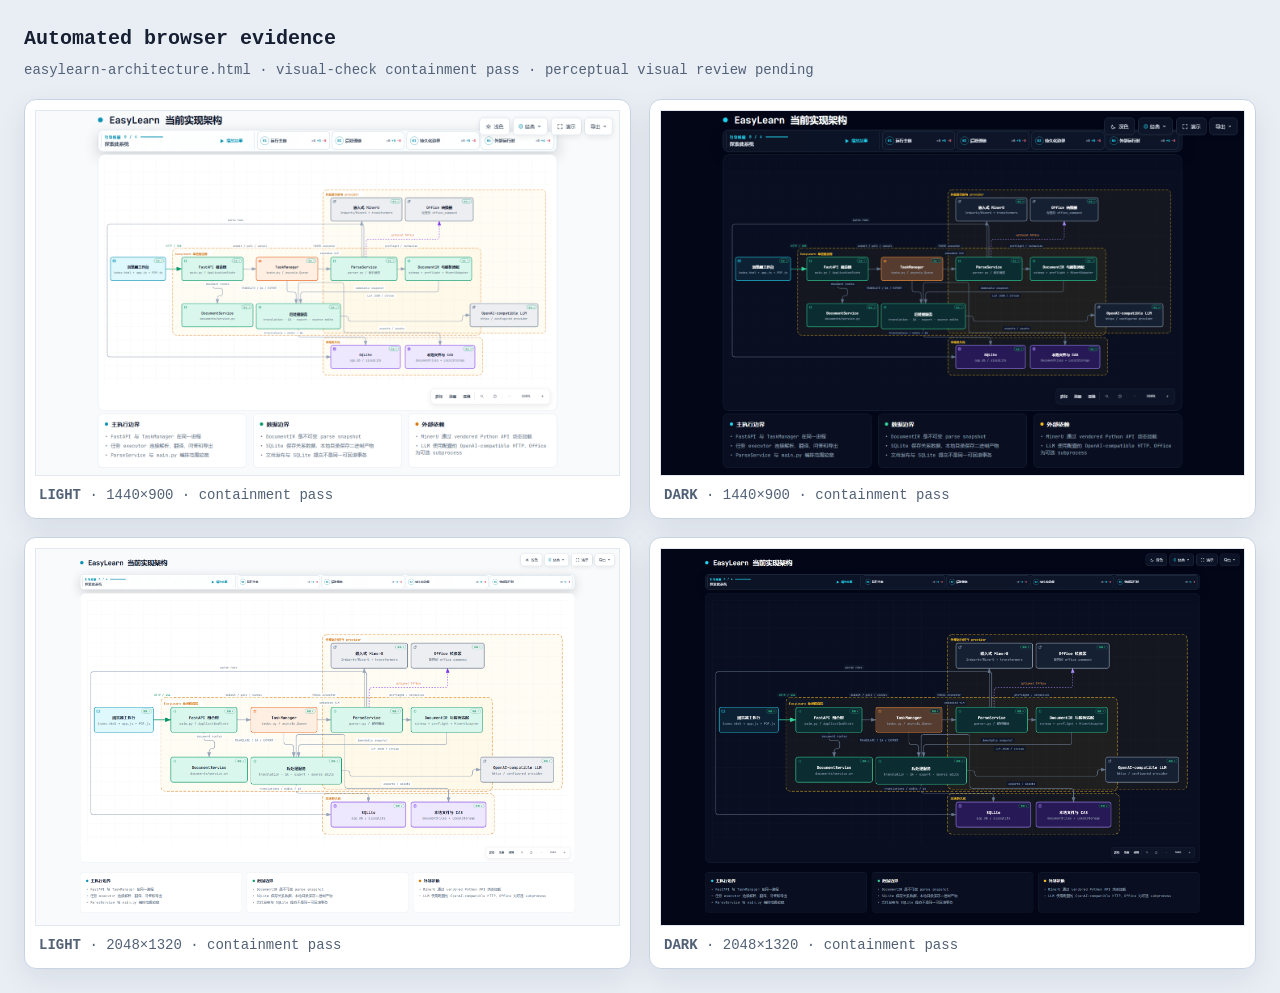
<file: docs/arch/easylearn-architecture.visual-check.html>
<!doctype html>
<html lang="en">
<head>
<meta charset="utf-8">
<meta name="viewport" content="width=device-width,initial-scale=1">
<title>Archify automated browser evidence · easylearn-architecture.html</title>
<style>
*{box-sizing:border-box}body{margin:0;padding:24px;background:#e9eef5;color:#172033;font:14px/1.5 ui-monospace,SFMono-Regular,Menlo,Consolas,monospace}header{max-width:1500px;margin:0 auto 18px}h1{margin:0 0 6px;font-size:20px}p{margin:0;color:#526176}.grid{max-width:1500px;margin:auto;display:grid;grid-template-columns:repeat(2,minmax(0,1fr));gap:18px}figure{margin:0;padding:10px;background:white;border:1px solid #c9d4e3;border-radius:12px;box-shadow:0 10px 30px rgba(15,23,42,.08)}img{display:block;width:100%;height:auto;border:1px solid #e2e8f0}figcaption{padding:9px 4px 2px;color:#526176}@media(max-width:900px){.grid{grid-template-columns:1fr}}
</style>
</head>
<body>
<header><h1>Automated browser evidence</h1><p>easylearn-architecture.html · visual-check containment pass · perceptual visual review pending</p></header>
<main class="grid">
      <figure>
        <img src="easylearn-architecture.visual-check.1440x900.light.png" alt="light 1440 by 900">
        <figcaption><strong>LIGHT</strong> · 1440×900 · containment pass</figcaption>
      </figure>
      <figure>
        <img src="easylearn-architecture.visual-check.1440x900.dark.png" alt="dark 1440 by 900">
        <figcaption><strong>DARK</strong> · 1440×900 · containment pass</figcaption>
      </figure>
      <figure>
        <img src="easylearn-architecture.visual-check.2048x1320.light.png" alt="light 2048 by 1320">
        <figcaption><strong>LIGHT</strong> · 2048×1320 · containment pass</figcaption>
      </figure>
      <figure>
        <img src="easylearn-architecture.visual-check.2048x1320.dark.png" alt="dark 2048 by 1320">
        <figcaption><strong>DARK</strong> · 2048×1320 · containment pass</figcaption>
      </figure>
</main>
</body>
</html>
</file>
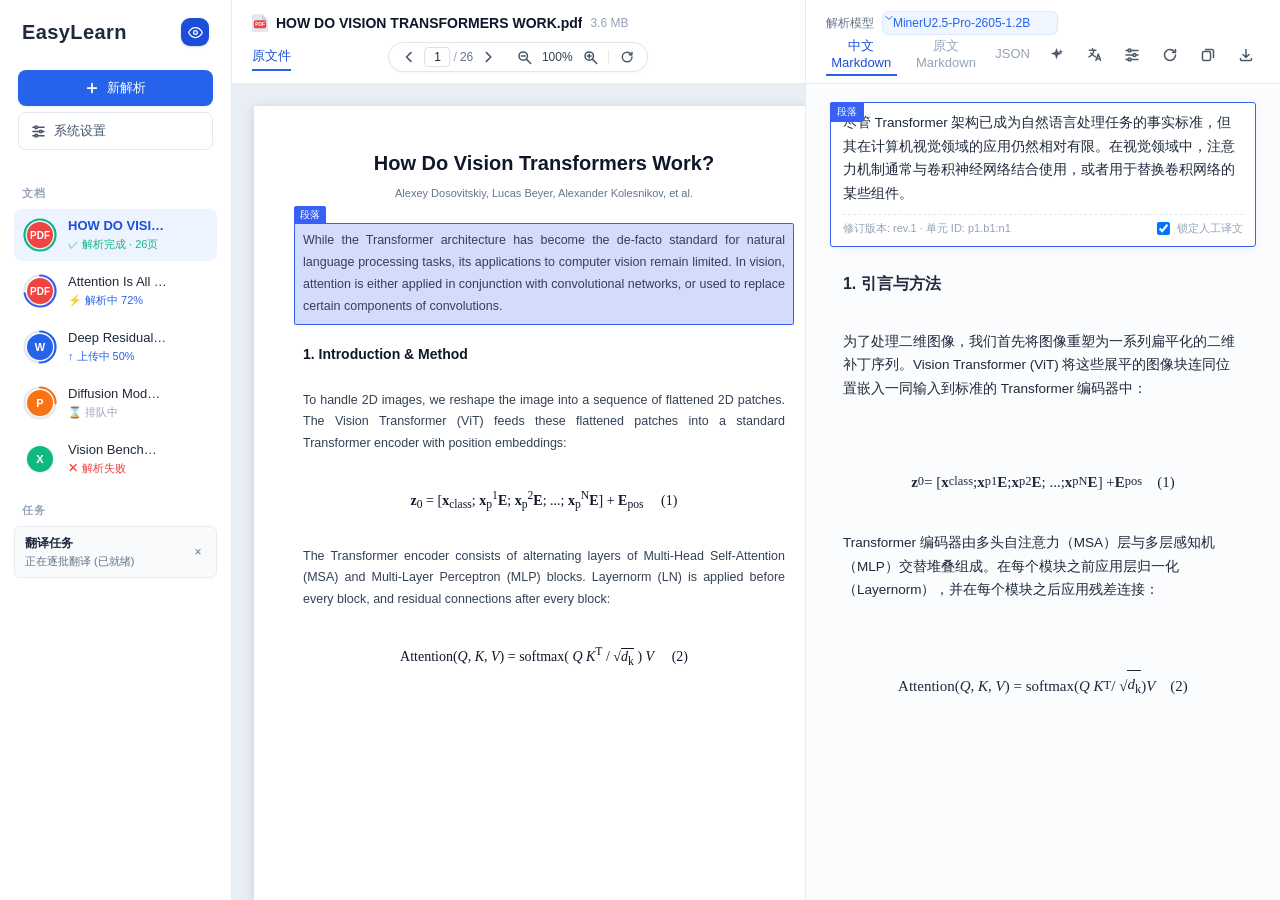
<file: docs/FastAPI_MinerU方案与交互示例_v3/FastAPI_MinerU工作台交互示例_v3.html>
<!doctype html>
<html lang="zh-CN">
<head>
  <meta charset="utf-8">
  <meta name="viewport" content="width=device-width, initial-scale=1">
  <title>EasyLearn 工作台 · 交互原型与设计示例 v3</title>
  <style>
    :root {
      color-scheme: light;
      font-family: "Segoe UI", "Microsoft YaHei", sans-serif;
      color: #1e293b;
      background: #f5f7fb;
      --line: #e7ebf2;
      --muted: #94a3b8;
      --blue: #2563eb;
      --blue-soft: #eef4ff;
      --ink-soft: #64748b;
      --pink: #f43f5e;
      --pink-soft: #fff1f2;
      --pink-border: #fbcfe8;
    }

    * {
      box-sizing: border-box;
      scrollbar-width: thin;
      scrollbar-color: rgba(0, 0, 0, 0.18) transparent;
    }
    ::-webkit-scrollbar { width: 6px; height: 6px; }
    ::-webkit-scrollbar-track { background: transparent; }
    ::-webkit-scrollbar-thumb { background: rgba(0, 0, 0, 0.18); border-radius: 999px; }
    ::-webkit-scrollbar-thumb:hover { background: rgba(0, 0, 0, 0.35); }

    html, body {
      height: 100%;
      margin: 0;
      overflow: hidden;
      min-width: 960px;
    }
    button, input, textarea, select { font: inherit; }
    button { cursor: pointer; }
    button:disabled { cursor: not-allowed; opacity: .45; }
    .sr-only { position: absolute; width: 1px; height: 1px; padding: 0; margin: -1px; overflow: hidden; clip: rect(0, 0, 0, 0); white-space: nowrap; border: 0; }

    .app-shell {
      display: grid;
      grid-template-columns: 232px minmax(480px, 1.15fr) minmax(400px, .95fr);
      height: 100%;
      max-height: 100%;
      overflow: hidden;
    }
    .app-shell.is-reader-hidden {
      grid-template-columns: 232px minmax(0, 1fr);
    }
    .app-shell.is-reader-hidden .reader-column {
      display: none !important;
    }
    .app-shell.is-reader-hidden .result-column {
      grid-column: 2 / -1;
      width: 100%;
      min-width: 0;
    }

    /* 1. 侧边栏 */
    .sidebar {
      padding: 18px 14px;
      border-right: 1px solid var(--line);
      background: #fff;
      overflow: auto;
      display: flex;
      flex-direction: column;
    }
    .brand-row {
      display: flex;
      align-items: center;
      justify-content: space-between;
      margin: 0 8px 24px;
    }
    .brand { font-size: 20px; font-weight: 700; letter-spacing: .02em; }
    .brand-mark {
      display: grid;
      width: 28px;
      height: 28px;
      place-items: center;
      border-radius: 9px;
      color: #fff;
      background: #1d4ed8;
      font-size: 10px;
      font-weight: 700;
      border: 0;
      padding: 0;
    }
    .brand-toggle-btn {
      cursor: pointer;
      transition: background-color .15s, color .15s, border-color .15s, transform .1s, box-shadow .15s;
      box-shadow: 0 1px 2px rgba(29, 78, 216, 0.2);
    }
    .brand-toggle-btn:hover:not(:disabled) {
      background: #2563eb;
      box-shadow: 0 2px 6px rgba(37, 99, 235, 0.28);
    }
    .brand-toggle-btn:active:not(:disabled) {
      transform: scale(0.94);
    }
    .brand-toggle-btn .icon-eye-open { display: block; }
    .brand-toggle-btn .icon-eye-off { display: none; }
    .brand-toggle-btn.is-off {
      background: #f1f5f9;
      color: #64748b;
      border: 1px solid #cbd5e1;
      box-shadow: none;
    }
    .brand-toggle-btn.is-off:hover:not(:disabled) {
      background: #e2e8f0;
      color: #1e293b;
      border-color: #94a3b8;
    }
    .brand-toggle-btn.is-off .icon-eye-open { display: none; }
    .brand-toggle-btn.is-off .icon-eye-off { display: block; }

    .sidebar-top-actions {
      display: flex;
      flex-direction: column;
      gap: 6px;
      margin: 0 4px 18px;
    }
    .sidebar-btn {
      display: flex;
      align-items: center;
      gap: 8px;
      width: 100%;
      padding: 9px 12px;
      border-radius: 8px;
      font-size: 13px;
      cursor: pointer;
      box-sizing: border-box;
      transition: background .15s, border-color .15s, color .15s;
    }
    .sidebar-btn-primary {
      border: 0;
      background: var(--blue);
      color: #fff;
      font-weight: 500;
      justify-content: center;
      box-shadow: 0 1px 2px rgba(0, 0, 0, 0.08);
    }
    .sidebar-btn-primary:hover { background: #1d4ed8; }
    .sidebar-btn-secondary {
      border: 1px solid #e2e8f0;
      background: #fff;
      color: #475569;
      justify-content: flex-start;
    }
    .sidebar-btn-secondary:hover { background: #f8fafc; border-color: #cbd5e1; color: #1e293b; }

    .sidebar-heading {
      margin: 18px 8px 8px;
      color: var(--muted);
      font-size: 11px;
      letter-spacing: .1em;
      font-weight: 600;
      text-transform: uppercase;
    }

    .document-list, .task-list { display: grid; gap: 4px; }
    .document-item {
      position: relative;
      min-width: 0;
      border-radius: 8px;
      background: transparent;
      transition: background .15s ease;
    }
    .document-item:hover, .document-item.is-active { background: var(--blue-soft); }

    .document-open {
      display: flex;
      align-items: center;
      gap: 10px;
      width: 100%;
      min-width: 0;
      padding: 8px 50px 8px 8px;
      border: 0;
      border-radius: 8px;
      background: transparent;
      color: inherit;
      text-align: left;
      cursor: pointer;
    }
    .document-open:focus-visible { outline: 2px solid var(--blue); }
    .document-item.is-active .document-open { color: #1d4ed8; }

    /* 进度环与文件徽标 */
    .doc-icon-container {
      position: relative;
      width: 36px;
      height: 36px;
      flex-shrink: 0;
      display: flex;
      align-items: center;
      justify-content: center;
    }
    .doc-ring-svg {
      position: absolute;
      inset: 0;
      width: 36px;
      height: 36px;
      transform: rotate(-90deg);
      pointer-events: none;
      z-index: 2;
    }
    .doc-ring-svg circle { fill: none; }
    .doc-ring-svg .ring-track { stroke: #e2e8f0; stroke-width: 2.2; }
    .doc-ring-svg .ring-progress {
      stroke: var(--blue);
      stroke-width: 2.2;
      stroke-linecap: round;
      transition: stroke-dashoffset 0.3s ease;
    }
    .doc-ring-svg .ring-progress.is-success { stroke: #10b981; }
    .doc-ring-svg .ring-progress.is-uploading { stroke: #2563eb; }
    .doc-ring-svg .ring-progress.is-parsing { stroke: #3860f4; }
    .doc-ring-svg .ring-progress.is-queued { stroke: #f97316; }
    .doc-ring-svg.is-spinning { animation: doc-ring-spin 1.2s linear infinite; }
    @keyframes doc-ring-spin {
      from { transform: rotate(-90deg); }
      to { transform: rotate(270deg); }
    }

    .doc-badge {
      position: relative;
      z-index: 1;
      width: 26px;
      height: 26px;
      border-radius: 50%;
      display: flex;
      align-items: center;
      justify-content: center;
      font-size: 10px;
      font-weight: 700;
      color: #ffffff;
      box-shadow: 0 1px 3px rgba(0, 0, 0, 0.08);
      border: 0;
      flex-shrink: 0;
      user-select: none;
    }
    .doc-badge.badge-pdf { background: #ef4444; }
    .doc-badge.badge-docx { background: #2563eb; font-size: 11px; }
    .doc-badge.badge-pptx { background: #f97316; font-size: 11px; }
    .doc-badge.badge-xlsx { background: #10b981; font-size: 11px; }

    .doc-info {
      display: flex;
      flex-direction: column;
      min-width: 0;
      flex: 1;
      justify-content: center;
    }
    .document-item-name {
      display: block;
      overflow: hidden;
      text-overflow: ellipsis;
      white-space: nowrap;
      font-size: 13px;
      font-weight: 500;
      color: #1e293b;
      line-height: 1.3;
    }
    .document-item.is-active .document-item-name { color: #1d4ed8; font-weight: 600; }
    .document-item-status {
      display: flex;
      align-items: center;
      gap: 4px;
      margin-top: 3px;
      font-size: 11px;
      line-height: 1.2;
      overflow: hidden;
      text-overflow: ellipsis;
      white-space: nowrap;
    }
    .document-item-status.is-running { color: var(--blue); font-weight: 500; }
    .document-item-status.is-success { color: #10b981; font-weight: 500; }
    .document-item-status.is-failed { color: #ef4444; font-weight: 500; }
    .document-item-status.is-muted { color: var(--muted); }

    .document-actions {
      position: absolute;
      top: 50%;
      right: 6px;
      transform: translateY(-50%);
      display: none;
      align-items: center;
      gap: 2px;
    }
    .document-item:hover .document-actions { display: flex; }
    .document-action {
      width: 24px;
      height: 24px;
      color: var(--ink-soft);
      border-radius: 4px;
    }
    .document-action:hover { background: rgba(0, 0, 0, 0.06); color: var(--blue); }
    .favorite-action.is-active svg { fill: #f59e0b; stroke: #f59e0b; }

    .task-item {
      position: relative;
      min-width: 0;
      padding: 8px 36px 8px 10px;
      color: var(--ink-soft);
      font-size: 12px;
      background: #f8fafc;
      border-radius: 6px;
      border: 1px solid var(--line);
    }
    .task-item .task-action {
      position: absolute;
      top: 50%;
      right: 6px;
      transform: translateY(-50%);
      width: 24px;
      height: 24px;
      color: var(--ink-soft);
      border: 0;
      background: transparent;
      border-radius: 4px;
    }
    .task-item .task-action:hover { background: var(--blue-soft); color: var(--blue); }

    /* 2. Reader Column */
    .reader-column {
      position: relative;
      display: flex;
      flex-direction: column;
      min-width: 0;
      min-height: 0;
      height: 100%;
      overflow: hidden;
      background: #fbfcfe;
      border-right: 1px solid var(--line);
    }

    .topbar, .result-header {
      height: 84px;
      min-height: 84px;
      padding: 10px 20px;
      border-bottom: 1px solid var(--line);
      background: #fff;
      display: flex;
      flex-direction: column;
      justify-content: space-between;
      box-sizing: border-box;
    }
    .header-row-top { display: flex; align-items: center; justify-content: space-between; min-height: 26px; }
    .header-row-bottom { position: relative; display: flex; align-items: center; justify-content: space-between; min-height: 32px; gap: 12px; }

    .source-file-info { display: flex; align-items: center; gap: 8px; min-width: 0; }
    .file-icon-pdf { display: inline-flex; align-items: center; flex-shrink: 0; }
    .source-file-name { margin: 0; font-size: 14px; font-weight: 600; color: #0f172a; overflow: hidden; text-overflow: ellipsis; white-space: nowrap; }
    .source-file-size { font-size: 12px; color: var(--muted); flex-shrink: 0; }

    .reader-tabs { display: flex; align-items: center; }
    .reader-tab { padding: 4px 0; border: 0; border-bottom: 2px solid transparent; background: none; color: var(--muted); font-size: 13px; font-weight: 500; cursor: default; }
    .reader-tab.is-active { border-color: var(--blue); color: #1d4ed8; }

    .pdf-toolbar {
      position: absolute;
      left: 50%;
      transform: translateX(-50%);
      display: inline-flex;
      align-items: center;
      gap: 3px;
      height: 30px;
      padding: 2px 8px;
      border: 1px solid #dfe6f0;
      border-radius: 999px;
      background: #ffffff;
      box-shadow: 0 1px 3px rgba(0, 0, 0, 0.04);
      z-index: 10;
    }
    .toolbar-icon-btn {
      width: 24px;
      height: 24px;
      display: inline-flex;
      align-items: center;
      justify-content: center;
      padding: 0;
      border: 0;
      border-radius: 4px;
      background: transparent;
      color: #475569;
      cursor: pointer;
      transition: background .15s, color .15s;
    }
    .toolbar-icon-btn:hover:not(:disabled) {
      background: #f1f5f9;
      color: #1d4ed8;
    }
    .toolbar-icon-btn:disabled {
      opacity: .35;
      cursor: not-allowed;
    }
    .page-count {
      display: inline-flex;
      align-items: center;
      gap: 3px;
      color: #64748b;
      font-size: 12px;
      user-select: none;
    }
    .page-current-box {
      display: inline-flex;
      align-items: center;
      justify-content: center;
      min-width: 26px;
      height: 20px;
      padding: 0 4px;
      border: 1px solid #d8e0ec;
      border-radius: 4px;
      background: #ffffff;
      color: #1e293b;
      font-size: 12px;
      font-weight: 500;
    }
    .page-separator {
      color: #94a3b8;
      font-size: 12px;
    }
    .toolbar-space {
      width: 6px;
    }
    .toolbar-divider {
      width: 1px;
      height: 14px;
      margin: 0 3px;
      background: #e2e8f0;
    }
    .zoom-value {
      display: inline-block;
      min-width: 36px;
      text-align: center;
      color: #334155;
      font-size: 12px;
      font-weight: 500;
      user-select: none;
    }

    .pdf-viewer {
      position: relative;
      flex: 1;
      min-height: 0;
      overflow: auto;
      background: #e9edf4;
      outline: none;
    }
    .pdf-pages {
      display: grid;
      justify-items: center;
      gap: 18px;
      min-width: 100%;
      padding: 22px 22px 40px;
    }
    .pdf-page {
      position: relative;
      width: 580px;
      min-height: 820px;
      background: #fff;
      box-shadow: 0 2px 10px #0f172a22;
      padding: 44px 40px;
      transform-origin: top center;
      transition: transform .15s ease;
    }
    .paper-h1 { font-size: 20px; font-weight: 700; text-align: center; margin: 0 0 10px; color: #0f172a; line-height: 1.35; }
    .paper-authors { text-align: center; font-size: 11px; color: #64748b; margin-bottom: 24px; }
    .paper-p { font-size: 12.5px; line-height: 1.75; color: #334155; text-align: justify; margin: 0; }
    .paper-h2 { font-size: 14px; font-weight: 700; color: #0f172a; margin: 0; }
    .paper-formula { font-family: "Cambria Math", "Times New Roman", serif; font-size: 14px; text-align: center; padding: 6px 0; color: #0f172a; }

    .pdf-region {
      position: relative;
      margin-bottom: 14px;
      padding: 6px 8px;
      border: 1.5px solid transparent;
      border-radius: 2px;
      cursor: pointer;
      transition: opacity .15s, background-color .12s, border-color .12s;
    }
    .pdf-region.is-hovered, .pdf-region.is-selected {
      border-color: #3860f4;
      background-color: rgba(56, 96, 244, 0.14);
    }
    .pdf-region.is-selected { background-color: rgba(56, 96, 244, 0.22); }
    .pdf-region::before {
      content: attr(data-label);
      position: absolute;
      left: -1.5px;
      top: -18px;
      height: 18px;
      line-height: 18px;
      padding: 0 6px;
      background: #3860f4;
      color: #ffffff;
      font-size: 10px;
      font-weight: 500;
      border-radius: 2px 2px 0 0;
      white-space: nowrap;
      pointer-events: none;
      opacity: 0;
      z-index: 10;
      transition: opacity .15s;
    }
    .pdf-region.is-hovered::before, .pdf-region.is-selected::before { opacity: 1; }

    /* 公式选框：专属粉红色系 */
    .pdf-region[data-block-type="formula"].is-hovered,
    .pdf-region[data-block-type="formula"].is-selected {
      border-color: #f43f5e;
      background-color: rgba(244, 63, 94, 0.14);
    }
    .pdf-region[data-block-type="formula"].is-selected {
      background-color: rgba(244, 63, 94, 0.22);
    }
    .pdf-region[data-block-type="formula"].is-hovered::before,
    .pdf-region[data-block-type="formula"].is-selected::before {
      background: #f43f5e;
    }

    /* 3. Result Column */
    .result-column {
      display: flex;
      flex-direction: column;
      min-width: 0;
      min-height: 0;
      height: 100%;
      overflow: hidden;
      background: #fbfcfe;
    }

    .model-select-group { display: flex; align-items: center; gap: 8px; }
    .model-select-label { font-size: 12px; color: #64748b; font-weight: 500; }
    .model-select-wrapper { position: relative; display: inline-flex; }
    .model-select {
      padding: 4px 26px 4px 10px;
      border: 1px solid #dbeafe;
      border-radius: 6px;
      background: #eff6ff;
      color: #2563eb;
      font-size: 12px;
      font-weight: 500;
      cursor: pointer;
      outline: none;
      appearance: none;
      background-image: url("data:image/svg+xml,%3Csvg xmlns='http://www.w3.org/2000/svg' width='12' height='12' viewBox='0 0 24 24' fill='none' stroke='%232563eb' stroke-width='2' stroke-linecap='round' stroke-linejoin='round'%3E%3Cpolyline points='6 9 12 15 18 9'%3E%3C/polyline%3E%3C/svg%3E");
      background-repeat: no-repeat;
    }
    .tabs { display: flex; gap: 14px; }
    .tab { padding: 4px 0; border: 0; border-bottom: 2px solid transparent; background: none; color: var(--muted); font-size: 13px; cursor: pointer; transition: color .15s, border-color .15s, opacity .15s; }
    .tab.is-active { border-color: var(--blue); color: #1d4ed8; font-weight: 500; }
    .tab:disabled { opacity: 0.38; cursor: not-allowed; border-color: transparent !important; color: var(--muted) !important; }

    .result-actions { display: flex; align-items: center; gap: 10px; }
    .action-icon-btn {
      position: relative;
      display: inline-flex;
      align-items: center;
      justify-content: center;
      width: 28px;
      height: 28px;
      padding: 0;
      border: 0;
      border-radius: 6px;
      background: transparent;
      color: #4e5969;
      cursor: pointer;
      transition: color .15s, background-color .15s;
    }
    .action-icon-btn:hover:not(:disabled) { color: #2468f2; background: #f2f3f5; }
    .action-icon-btn:disabled { opacity: .35; cursor: not-allowed; }

    [data-tooltip] { position: relative; }
    [data-tooltip]::before {
      content: attr(data-tooltip);
      position: absolute;
      bottom: calc(100% + 8px);
      left: 50%;
      transform: translateX(-50%) translateY(4px);
      padding: 5px 10px;
      border-radius: 6px;
      background: #ffffff;
      color: #1e293b;
      font-size: 12px;
      font-weight: 500;
      white-space: nowrap;
      box-shadow: 0 4px 14px rgba(0, 0, 0, 0.12), 0 1px 3px rgba(0, 0, 0, 0.08);
      opacity: 0;
      pointer-events: none;
      transition: opacity .15s, transform .15s;
      z-index: 50;
    }
    [data-tooltip]::after {
      content: "";
      position: absolute;
      bottom: calc(100% + 3px);
      left: 50%;
      transform: translateX(-50%) translateY(4px);
      width: 0;
      height: 0;
      border-left: 5px solid transparent;
      border-right: 5px solid transparent;
      border-top: 5px solid #ffffff;
      opacity: 0;
      pointer-events: none;
      transition: opacity .15s, transform .15s;
      z-index: 50;
    }
    [data-tooltip]:hover:not(:disabled)::before, [data-tooltip]:hover:not(:disabled)::after {
      opacity: 1;
      transform: translateX(-50%) translateY(0);
    }

    .result-content {
      flex: 1;
      min-height: 0;
      overflow-y: auto;
      overflow-x: hidden;
      padding: 18px 24px 40px;
      scroll-behavior: smooth;
    }

    .result-block {
      position: relative;
      margin: 0 0 14px;
      padding: 8px 12px;
      border: 1px solid transparent;
      border-radius: 3px;
      background: transparent;
      transition: border-color .15s, background-color .15s, box-shadow .15s;
      line-height: 1.75;
      font-size: 13.5px;
      color: #1e293b;
    }
    .result-block.is-hovered, .result-block.is-selected {
      border-color: #3860f4;
      background: #ffffff;
      box-shadow: 0 2px 8px rgba(56, 96, 244, 0.08);
    }
    .result-block.is-hovered::before, .result-block.is-selected::before {
      content: attr(data-label);
      position: absolute;
      left: -1px;
      top: -1px;
      padding: 1px 7px;
      background: #3860f4;
      color: #ffffff;
      font-size: 10px;
      font-weight: 500;
      border-radius: 2px 0 3px 0;
      white-space: nowrap;
      z-index: 2;
    }

    /* 公式：常态完全透明与文本一致，悬浮/选中粉红专属 */
    .result-block[data-block-type="formula"].is-hovered,
    .result-block[data-block-type="formula"].is-selected {
      border-color: #f43f5e;
      background: #fff1f2;
      box-shadow: 0 2px 10px rgba(244, 63, 94, 0.12);
    }
    .result-block[data-block-type="formula"].is-hovered::before,
    .result-block[data-block-type="formula"].is-selected::before {
      background: #f43f5e;
    }

    .result-formula-container {
      display: flex;
      align-items: center;
      justify-content: center;
      width: 100%;
      overflow-x: auto;
      padding: 4px 0;
      font-family: "Cambria Math", "Times New Roman", serif;
      font-size: 15px;
    }

    .block-edit-card {
      display: flex;
      align-items: center;
      justify-content: space-between;
      margin-top: 8px;
      padding-top: 4px;
      border-top: 1px dashed #e2e8f0;
      font-size: 11px;
      color: var(--muted);
      opacity: 0;
      transition: opacity .15s;
    }
    .result-block:hover .block-edit-card, .result-block.is-selected .block-edit-card { opacity: 1; }
    .edit-btn { background: transparent; border: 0; color: var(--blue); padding: 2px 6px; border-radius: 4px; font-size: 11px; }
    .edit-btn:hover { background: var(--blue-soft); }

    @keyframes targetFlash {
      0% { box-shadow: 0 0 0 4px rgba(56, 96, 244, 0.35); transform: scale(1.008); }
      50% { box-shadow: 0 0 0 2px rgba(56, 96, 244, 0.2); }
      100% { box-shadow: none; transform: scale(1); }
    }
    .result-block.is-target-flash {
      animation: targetFlash 0.9s cubic-bezier(0.2, 0.8, 0.2, 1);
    }

    /* 4. 抽屉样式 */
    .settings-drawer-wrapper { position: fixed; inset: 0; z-index: 120; display: flex; justify-content: flex-end; }
    .settings-drawer-wrapper[hidden] { display: none !important; }
    .settings-drawer-backdrop { position: absolute; inset: 0; background: rgba(15, 23, 42, 0.35); backdrop-filter: blur(1px); }
    .settings-drawer { position: relative; z-index: 1; width: 440px; max-width: 90vw; height: 100vh; background: #ffffff; box-shadow: -8px 0 32px rgba(0, 0, 0, 0.12); display: flex; flex-direction: column; border-left: 1px solid #e2e8f0; animation: slideInRight 0.22s ease-out; }
    @keyframes slideInRight { from { transform: translateX(100%); } to { transform: translateX(0); } }
    .settings-drawer-header { display: flex; align-items: flex-start; justify-content: space-between; padding: 18px 20px 14px; border-bottom: 1px solid #f1f5f9; }
    .settings-drawer-title-group h2 { margin: 0; font-size: 16px; font-weight: 600; color: #0f172a; }
    .settings-drawer-sub { display: block; margin-top: 3px; font-size: 11px; color: #64748b; }
    .settings-close-btn { width: 28px; height: 28px; font-size: 20px; color: #64748b; border: 0; background: transparent; border-radius: 6px; }
    .settings-close-btn:hover { background: #f1f5f9; color: #0f172a; }

    /* AI 解读抽屉组件 */
    .ai-drawer-body { display: flex; flex-direction: column; gap: 12px; padding: 16px 20px; overflow-y: auto; flex: 1; }
    .ai-row { display: flex; align-items: center; }
    .ai-section-label { font-size: 11px; color: #64748b; font-weight: 500; }
    .spacer { flex: 1; }
    .small-text-btn { padding: 2px 6px; font-size: 11px; color: #2468f2; background: transparent; border: 0; cursor: pointer; }
    .small-text-btn:hover { text-decoration: underline; }
    .anchor-box { border: 1px solid #d4c4f0; border-radius: 8px; background: #f8f5ff; padding: 9px 12px; font-size: 12px; line-height: 1.6; cursor: pointer; transition: all 0.15s; }
    .anchor-box:hover { background: #f1ebfc; border-color: #a855f7; box-shadow: 0 2px 8px rgba(168, 85, 247, 0.1); }
    .anchor-box-header { display: flex; align-items: center; justify-content: space-between; gap: 8px; }
    .anchor-box b { color: #6b21a8; font-weight: 600; font-size: 12px; }
    .anchor-locate-tag { font-size: 11px; font-weight: 500; color: #7c3aed; background: #ede9fe; padding: 1px 7px; border-radius: 4px; display: inline-flex; align-items: center; gap: 3px; white-space: nowrap; }
    .anchor-box p { margin: 3px 0 0; color: #334155; }
    .quick-prompts { display: flex; gap: 6px; flex-wrap: wrap; }
    .quick-btn { font-size: 11px; padding: 4px 9px; border-radius: 6px; border: 1px solid #e2e8f0; background: #f8fafc; color: #475569; cursor: pointer; transition: all 0.15s; }
    .quick-btn:hover { background: #eff6ff; border-color: #93c5fd; color: #1d4ed8; }
    .answer-badge { font-size: 10px; padding: 2px 6px; border-radius: 4px; background: #f1f5f9; color: #64748b; }
    .answer-box { background: #f8f9fc; border-left: 3px solid #8b5cf6; padding: 12px 14px; line-height: 1.75; font-size: 12.5px; border-radius: 2px 8px 8px 2px; flex: 1; min-height: 120px; overflow-y: auto; color: #1e293b; }
    .citation { padding: 1px 6px; border: 0; border-radius: 4px; background: #ede9fe; color: #6b21a8; font-size: 11px; font-weight: 600; cursor: pointer; margin: 0 2px; }
    .citation:hover { background: #8b5cf6; color: #fff; }
    .ai-history-bar { display: flex; align-items: center; gap: 7px; font-size: 11px; color: #64748b; margin-top: 4px; }
    .ai-history-bar select { flex: 1; min-width: 0; font-size: 11px; padding: 3px 6px; border: 1px solid #d8e0ec; border-radius: 4px; }
    .small-danger-btn { padding: 3px 7px; font-size: 11px; background: #fee2e2; color: #dc2626; border: 0; border-radius: 4px; cursor: pointer; }
    .ai-compose { padding: 12px 20px 16px; border-top: 1px solid #e2e8f0; background: #ffffff; }
    .ai-compose textarea { width: 100%; box-sizing: border-box; font-size: 12px; min-height: 54px; max-height: 120px; resize: vertical; border: 1px solid #d8e0ec; border-radius: 6px; padding: 6px 8px; line-height: 1.5; color: #0f172a; outline: none; }
    .ai-compose textarea:focus { border-color: #3860f4; }
    .ai-bottom { display: flex; align-items: center; justify-content: space-between; gap: 8px; margin-top: 6px; }
    .ai-model-tag { font-size: 10px; color: #94a3b8; }
    .small-action-btn { font-size: 11px; padding: 5px 14px; border-radius: 4px; cursor: pointer; background: var(--blue); color: #fff; border: 0; font-weight: 500; }
    .small-action-btn:hover { background: #1d4ed8; }

    /* 设置抽屉组件 */
    .settings-drawer-tabs { display: flex; padding: 8px 20px 0; border-bottom: 1px solid #e2e8f0; gap: 16px; background: #fafbfc; }
    .settings-tab-btn { padding: 8px 4px; border: 0; border-bottom: 2px solid transparent; background: transparent; color: #64748b; font-size: 13px; font-weight: 500; cursor: pointer; }
    .settings-tab-btn.is-active { color: #2468f2; border-bottom-color: #2468f2; }
    .settings-drawer-body { flex: 1; overflow-y: auto; padding: 16px 20px; }
    .settings-section { display: flex; flex-direction: column; gap: 10px; margin-bottom: 20px; }
    .settings-section-title { margin: 0; font-size: 13px; font-weight: 600; color: #1e293b; }
    .settings-section-tip { margin: 0; font-size: 11px; color: #64748b; }
    .settings-api-card { background: #f8fafc; border: 1px solid #e2e8f0; border-radius: 8px; padding: 12px 14px; display: flex; flex-direction: column; gap: 8px; }
    .api-card-row { display: flex; align-items: center; gap: 8px; font-size: 12px; }
    .api-label { color: #64748b; min-width: 65px; }
    .api-badge { padding: 2px 7px; border-radius: 4px; font-size: 11px; font-weight: 500; background: #dcfce7; color: #15803d; }
    .api-code { background: #ffffff; padding: 2px 6px; border-radius: 4px; border: 1px solid #e2e8f0; font-family: Consolas, monospace; font-size: 11px; }
    .code-example { background: #1e293b; color: #e2e8f0; padding: 10px 12px; border-radius: 6px; font-size: 11px; font-family: Consolas, monospace; overflow-x: auto; margin: 6px 0; }
  </style>
</head>
<body>

<div class="app-shell">
  <!-- 1. 侧边栏 (带有用户截图中的真实徽标与环形进度条) -->
  <aside class="sidebar" aria-label="文档导航">
    <div class="brand-row">
      <div class="brand">EasyLearn</div>
      <button id="toggle-reader-button" class="brand-mark brand-toggle-btn" type="button" title="隐藏原文面板" aria-label="隐藏原文面板" aria-pressed="false">
        <svg class="icon-eye-open" width="15" height="15" viewBox="0 0 24 24" fill="none" stroke="currentColor" stroke-width="2" stroke-linecap="round" stroke-linejoin="round" aria-hidden="true">
          <path d="M1 12s4-8 11-8 11 8 11 8-4 8-11 8-11-8-11-8z"/>
          <circle cx="12" cy="12" r="3"/>
        </svg>
        <svg class="icon-eye-off" width="15" height="15" viewBox="0 0 24 24" fill="none" stroke="currentColor" stroke-width="2" stroke-linecap="round" stroke-linejoin="round" aria-hidden="true">
          <path d="M17.94 17.94A10.07 10.07 0 0 1 12 20c-7 0-11-8-11-8a18.45 18.45 0 0 1 5.06-5.94M9.9 4.24A9.12 9.12 0 0 1 12 4c7 0 11 8 11 8a18.5 18.5 0 0 1-2.16 3.19m-6.72-1.07a3 3 0 1 1-4.24-4.24"/>
          <line x1="1" y1="1" x2="23" y2="23"/>
        </svg>
      </button>
    </div>

    <div class="sidebar-top-actions">
      <label id="upload-button" class="sidebar-btn sidebar-btn-primary">
        <svg width="14" height="14" viewBox="0 0 16 16" fill="none" stroke="currentColor" stroke-width="2" stroke-linecap="round" stroke-linejoin="round" aria-hidden="true">
          <line x1="8" y1="3" x2="8" y2="13"/>
          <line x1="3" y1="8" x2="13" y2="8"/>
        </svg>
        <span>新解析</span>
      </label>
      <button id="settings-button" class="sidebar-btn sidebar-btn-secondary" type="button" title="系统设置">
        <svg width="15" height="15" viewBox="0 0 16 16" fill="none" xmlns="http://www.w3.org/2000/svg" aria-hidden="true">
          <path d="M2 3.5H4.5M6.5 3.5H14M2 8H9.5M11.5 8H14M2 12.5H4.5M6.5 12.5H14" stroke="currentColor" stroke-width="1.5" stroke-linecap="round"/>
          <circle cx="5.5" cy="3.5" r="1.5" stroke="currentColor" stroke-width="1.5"/>
          <circle cx="10.5" cy="8" r="1.5" stroke="currentColor" stroke-width="1.5"/>
          <circle cx="5.5" cy="12.5" r="1.5" stroke="currentColor" stroke-width="1.5"/>
        </svg>
        <span>系统设置</span>
      </button>
    </div>

    <div class="sidebar-heading">文档</div>
    <nav class="document-list">
      <!-- 1. 已完成文档 (绿色满环 + PDF实心红标) -->
      <div class="document-item is-active" data-doc-id="doc-1">
        <button type="button" class="document-open">
          <div class="doc-icon-container">
            <svg class="doc-ring-svg"><circle cx="18" cy="18" r="15.5" class="ring-track"/><circle cx="18" cy="18" r="15.5" class="ring-progress is-success" stroke-dasharray="97.39" stroke-dashoffset="0"/></svg>
            <div class="doc-badge badge-pdf">PDF</div>
          </div>
          <div class="doc-info">
            <span class="document-item-name" title="HOW DO VISION TRANSFORMERS WORK.pdf">HOW DO VISION TRANSFOR...</span>
            <small class="document-item-status is-success">✓ 解析完成 · 26页</small>
          </div>
        </button>
        <div class="document-actions">
          <button class="toolbar-icon-btn document-action favorite-action is-active" title="收藏"><svg width="13" height="13" viewBox="0 0 24 24" stroke="currentColor" stroke-width="2" fill="none"><polygon points="12 2 15.09 8.26 22 9.27 17 14.14 18.18 21.02 12 17.77 5.82 21.02 7 14.14 2 9.27 8.91 8.26 12 2"/></svg></button>
          <button class="toolbar-icon-btn document-action delete-action" title="删除"><svg width="13" height="13" viewBox="0 0 24 24" stroke="currentColor" stroke-width="2" fill="none"><polyline points="3 6 5 6 21 6"/><path d="M19 6v14a2 2 0 0 1-2 2H7a2 2 0 0 1-2-2V6m3 0V4a2 2 0 0 1 2-2h4a2 2 0 0 1 2 2v2"/></svg></button>
        </div>
      </div>

      <!-- 2. 解析中 72% (蓝色进度环 + PDF实心红标) -->
      <div class="document-item" data-doc-id="doc-2">
        <button type="button" class="document-open">
          <div class="doc-icon-container">
            <svg class="doc-ring-svg"><circle cx="18" cy="18" r="15.5" class="ring-track"/><circle cx="18" cy="18" r="15.5" class="ring-progress is-parsing" stroke-dasharray="97.39" stroke-dashoffset="27.2"/></svg>
            <div class="doc-badge badge-pdf">PDF</div>
          </div>
          <div class="doc-info">
            <span class="document-item-name">Attention Is All You Need.pdf</span>
            <small class="document-item-status is-running">⚡ 解析中 72%</small>
          </div>
        </button>
      </div>

      <!-- 3. 上传中 50% (蓝色进度环 + Word 实心蓝标) -->
      <div class="document-item" data-doc-id="doc-3">
        <button type="button" class="document-open">
          <div class="doc-icon-container">
            <svg class="doc-ring-svg"><circle cx="18" cy="18" r="15.5" class="ring-track"/><circle cx="18" cy="18" r="15.5" class="ring-progress is-uploading" stroke-dasharray="97.39" stroke-dashoffset="48.7"/></svg>
            <div class="doc-badge badge-docx">W</div>
          </div>
          <div class="doc-info">
            <span class="document-item-name">Deep Residual Learning.docx</span>
            <small class="document-item-status is-running">↑ 上传中 50%</small>
          </div>
        </button>
      </div>

      <!-- 4. 排队中 (橙色旋转环 + PPT 实心橙标) -->
      <div class="document-item" data-doc-id="doc-4">
        <button type="button" class="document-open">
          <div class="doc-icon-container">
            <svg class="doc-ring-svg is-spinning"><circle cx="18" cy="18" r="15.5" class="ring-track"/><circle cx="18" cy="18" r="15.5" class="ring-progress is-queued" stroke-dasharray="24.35 73.04" stroke-dashoffset="0"/></svg>
            <div class="doc-badge badge-pptx">P</div>
          </div>
          <div class="doc-info">
            <span class="document-item-name">Diffusion Models Overview....</span>
            <small class="document-item-status is-muted">⌛ 排队中</small>
          </div>
        </button>
      </div>

      <!-- 5. 失败项 (实心绿标 + 红叉失败) -->
      <div class="document-item" data-doc-id="doc-5">
        <button type="button" class="document-open">
          <div class="doc-icon-container">
            <div class="doc-badge badge-xlsx">X</div>
          </div>
          <div class="doc-info">
            <span class="document-item-name">Vision Benchmark Results.xl...</span>
            <small class="document-item-status is-failed">✕ 解析失败</small>
          </div>
        </button>
        <div class="document-actions">
          <button class="toolbar-icon-btn document-action retry-action" title="重试"><svg width="13" height="13" viewBox="0 0 24 24" stroke="currentColor" stroke-width="2" fill="none"><path d="M23 4v6h-6M1 20v-6h6M3.51 9a9 9 0 0 1 14.85-3.36L23 10M1 14l4.64 4.36A9 9 0 0 0 20.49 15"/></svg></button>
        </div>
      </div>
    </nav>

    <div class="sidebar-heading">任务</div>
    <div class="task-list">
      <div class="task-item">
        <div style="font-weight:600; color:#1e293b;">翻译任务</div>
        <div style="font-size:11px; color:#64748b; margin-top:2px;">正在逐批翻译 (已就绪)</div>
        <button class="task-action" title="取消任务">×</button>
      </div>
    </div>
  </aside>

  <!-- 2. 中间 PDF 原文阅读栏 (与 index.html 完全一致的双层 topbar) -->
  <section class="reader-column">
    <header class="topbar">
      <div class="header-row-top">
        <div class="source-file-info">
          <span class="file-icon-pdf" aria-hidden="true">
            <svg width="16" height="18" viewBox="0 0 18 20" fill="none" xmlns="http://www.w3.org/2000/svg">
              <path d="M11 0H2C0.9 0 0 0.9 0 2V18C0 19.1 0.9 20 2 20H16C17.1 20 18 19.1 18 18V7L11 0Z" fill="#E2E8F0"/>
              <path d="M11 0V7H18L11 0Z" fill="#CBD5E1"/>
              <rect x="2" y="7" width="14" height="9" rx="2" fill="#EF4444"/>
              <text x="9" y="13.5" font-size="5.5" font-weight="bold" fill="white" text-anchor="middle" font-family="sans-serif">PDF</text>
            </svg>
          </span>
          <h1 id="document-name" class="source-file-name">HOW DO VISION TRANSFORMERS WORK.pdf</h1>
          <span id="document-size" class="source-file-size muted">3.6 MB</span>
          <span id="document-status" class="sr-only">已就绪</span>
        </div>
      </div>
      <div class="header-row-bottom">
        <div class="reader-tabs">
          <span class="tab reader-tab is-active">原文件</span>
        </div>
        <div id="pdf-toolbar" class="pdf-toolbar" aria-label="PDF 阅读控制">
          <button id="prev-page" class="icon-button toolbar-icon-btn" type="button" aria-label="上一页" title="上一页">
            <svg width="14" height="14" viewBox="0 0 16 16" fill="none" stroke="currentColor" stroke-width="1.8" stroke-linecap="round" stroke-linejoin="round"><polyline points="10 3 5 8 10 13"/></svg>
          </button>
          <span id="page-count" class="page-count" aria-live="polite">
            <span class="page-current-box"><span id="page-current">1</span></span>
            <span class="page-separator">/</span>
            <span id="page-total">26</span>
          </span>
          <button id="next-page" class="icon-button toolbar-icon-btn" type="button" aria-label="下一页" title="下一页">
            <svg width="14" height="14" viewBox="0 0 16 16" fill="none" stroke="currentColor" stroke-width="1.8" stroke-linecap="round" stroke-linejoin="round"><polyline points="6 3 11 8 6 13"/></svg>
          </button>
          <span class="toolbar-space" aria-hidden="true"></span>
          <button id="zoom-out" class="icon-button toolbar-icon-btn" type="button" aria-label="缩小" title="缩小">
            <svg width="15" height="15" viewBox="0 0 16 16" fill="none" stroke="currentColor" stroke-width="1.6" stroke-linecap="round" stroke-linejoin="round">
              <circle cx="6.5" cy="6.5" r="4.5"/>
              <line x1="10" y1="10" x2="14.5" y2="14.5"/>
              <line x1="4.5" y1="6.5" x2="8.5" y2="6.5"/>
            </svg>
          </button>
          <span id="zoom-value" class="zoom-value">100%</span>
          <button id="zoom-in" class="icon-button toolbar-icon-btn" type="button" aria-label="放大" title="放大">
            <svg width="15" height="15" viewBox="0 0 16 16" fill="none" stroke="currentColor" stroke-width="1.6" stroke-linecap="round" stroke-linejoin="round">
              <circle cx="6.5" cy="6.5" r="4.5"/>
              <line x1="10" y1="10" x2="14.5" y2="14.5"/>
              <line x1="4.5" y1="6.5" x2="8.5" y2="6.5"/>
              <line x1="6.5" y1="4.5" x2="6.5" y2="8.5"/>
            </svg>
          </button>
          <span class="toolbar-divider" aria-hidden="true"></span>
          <button id="reset-zoom" class="icon-button toolbar-icon-btn" type="button" aria-label="重置缩放" title="重置缩放">
            <svg width="14" height="14" viewBox="0 0 16 16" fill="none" stroke="currentColor" stroke-width="1.6" stroke-linecap="round" stroke-linejoin="round">
              <path d="M13.5 8C13.5 11.0376 11.0376 13.5 8 13.5C4.96243 13.5 2.5 11.0376 2.5 8C2.5 4.96243 4.96243 2.5 8 2.5C10.15 2.5 12.02 3.73 12.94 5.5"/>
              <path d="M13.5 2.5V5.5H10.5"/>
            </svg>
          </button>
        </div>
      </div>
    </header>

    <div class="pdf-viewer" id="pdf-viewer">
      <div class="pdf-pages">
        <div class="pdf-page" id="pdf-page-1">
          <h1 class="paper-h1">How Do Vision Transformers Work?</h1>
          <div class="paper-authors">Alexey Dosovitskiy, Lucas Beyer, Alexander Kolesnikov, et al.</div>

          <!-- 块 1: 摘要段落 -->
          <div class="pdf-region is-selected" data-block-id="b1" data-block-type="paragraph" data-label="段落">
            <p class="paper-p">While the Transformer architecture has become the de-facto standard for natural language processing tasks, its applications to computer vision remain limited. In vision, attention is either applied in conjunction with convolutional networks, or used to replace certain components of convolutions.</p>
          </div>

          <!-- 块 2: 一级标题 -->
          <div class="pdf-region" data-block-id="b2" data-block-type="heading" data-label="标题">
            <h2 class="paper-h2">1. Introduction & Method</h2>
          </div>

          <!-- 块 3: 引入段落 -->
          <div class="pdf-region" data-block-id="b3" data-block-type="paragraph" data-label="段落">
            <p class="paper-p">To handle 2D images, we reshape the image into a sequence of flattened 2D patches. The Vision Transformer (ViT) feeds these flattened patches into a standard Transformer encoder with position embeddings:</p>
          </div>

          <!-- 块 4: 公式 1 -->
          <div class="pdf-region" data-block-id="b4" data-block-type="formula" data-label="公式">
            <div class="paper-formula">
              <b>z</b><sub>0</sub> = [<b>x</b><sub>class</sub>; <b>x</b><sub>p</sub><sup>1</sup><b>E</b>; <b>x</b><sub>p</sub><sup>2</sup><b>E</b>; ...; <b>x</b><sub>p</sub><sup>N</sup><b>E</b>] + <b>E</b><sub>pos</sub> &nbsp;&nbsp;&nbsp;&nbsp;(1)
            </div>
          </div>

          <!-- 块 5: 说明段落 -->
          <div class="pdf-region" data-block-id="b5" data-block-type="paragraph" data-label="段落">
            <p class="paper-p">The Transformer encoder consists of alternating layers of Multi-Head Self-Attention (MSA) and Multi-Layer Perceptron (MLP) blocks. Layernorm (LN) is applied before every block, and residual connections after every block:</p>
          </div>

          <!-- 块 6: 公式 2 -->
          <div class="pdf-region" data-block-id="b6" data-block-type="formula" data-label="公式">
            <div class="paper-formula">
              Attention(<i>Q, K, V</i>) = softmax( <i>Q K</i><sup>T</sup> / &radic;<span style="border-top:1px solid"><i>d</i><sub>k</sub></span> ) <i>V</i> &nbsp;&nbsp;&nbsp;&nbsp;(2)
            </div>
          </div>
        </div>
      </div>
    </div>
  </section>

  <!-- 3. 右侧结果区 (与 index.html 完全一致的双层 result-header，含三大真实 Tab，无“双语阅读”) -->
  <section class="result-column">
    <header class="result-header">
      <div class="header-row-top">
        <div class="model-select-group">
          <label for="model-select" class="model-select-label">解析模型</label>
          <div class="model-select-wrapper">
            <select id="model-select" class="model-select" aria-label="解析模型">
              <option value="mineru2.5-1.2b">MinerU2.5-Pro-2605-1.2B</option>
            </select>
          </div>
        </div>
      </div>
      <div class="header-row-bottom">
        <div class="tabs" role="tablist" aria-label="结果视图">
          <button class="tab result-tab is-active" data-view="zh" type="button">中文 Markdown</button>
          <button class="tab result-tab" data-view="source" type="button">原文 Markdown</button>
          <button class="tab result-tab" data-view="json" type="button">JSON</button>
        </div>
        <div class="result-actions">
          <button id="qa-button" class="icon-button action-icon-btn" type="button" data-tooltip="AI 解读" aria-label="AI 解读">
            <svg width="15" height="15" viewBox="0 0 16 16" fill="none" xmlns="http://www.w3.org/2000/svg" aria-hidden="true">
              <path d="M8 1L9.6 5.4L14 7L9.6 8.6L8 13L6.4 8.6L2 7L6.4 5.4L8 1Z" fill="currentColor"/>
              <path d="M12.5 2.5L13.2 4.3L15 5L13.2 5.7L12.5 7.5L11.8 5.7L10 5L11.8 4.3L12.5 2.5Z" fill="currentColor"/>
            </svg>
          </button>
          <button id="translate-button" class="icon-button action-icon-btn" type="button" data-tooltip="翻译全文" aria-label="翻译全文">
            <svg width="15" height="15" viewBox="0 0 16 16" fill="none" stroke="currentColor" stroke-width="1.5" stroke-linecap="round" stroke-linejoin="round" aria-hidden="true">
              <path d="M2.5 3.5H9.5M6 1.5V3.5M7.5 3.5C7 6.5 5 9 2 10.5M4 6.5C5.5 8 7 9.5 9 10.5"/>
              <path d="M9.5 14.5L12 7.5L14.5 14.5M10.2 12.5H13.8"/>
            </svg>
          </button>
          <button id="toolbar-settings-button" class="icon-button action-icon-btn" type="button" data-tooltip="设置" aria-label="设置">
            <svg width="16" height="16" viewBox="0 0 16 16" fill="none" xmlns="http://www.w3.org/2000/svg" aria-hidden="true">
              <path d="M2 3.5H4.5M6.5 3.5H14M2 8H9.5M11.5 8H14M2 12.5H4.5M6.5 12.5H14" stroke="currentColor" stroke-width="1.5" stroke-linecap="round"/>
              <circle cx="5.5" cy="3.5" r="1.5" stroke="currentColor" stroke-width="1.5"/>
              <circle cx="10.5" cy="8" r="1.5" stroke="currentColor" stroke-width="1.5"/>
              <circle cx="5.5" cy="12.5" r="1.5" stroke="currentColor" stroke-width="1.5"/>
            </svg>
          </button>
          <button id="reparse-button" class="icon-button action-icon-btn" type="button" data-tooltip="重新解析" aria-label="重新解析">
            <svg width="16" height="16" viewBox="0 0 16 16" fill="none" xmlns="http://www.w3.org/2000/svg" aria-hidden="true">
              <path d="M13.5 8C13.5 11.0376 11.0376 13.5 8 13.5C4.96243 13.5 2.5 11.0376 2.5 8C2.5 4.96243 4.96243 2.5 8 2.5C10.15 2.5 12.02 3.73 12.94 5.5" stroke="currentColor" stroke-width="1.5" stroke-linecap="round"/>
              <path d="M13.5 2.5V5.5H10.5" stroke="currentColor" stroke-width="1.5" stroke-linecap="round" stroke-linejoin="round"/>
            </svg>
          </button>
          <button id="copy-button" class="icon-button action-icon-btn" type="button" data-tooltip="复制" aria-label="复制">
            <svg width="16" height="16" viewBox="0 0 16 16" fill="none" xmlns="http://www.w3.org/2000/svg" aria-hidden="true">
              <rect x="2.5" y="4.5" width="8" height="9" rx="1.5" stroke="currentColor" stroke-width="1.5"/>
              <path d="M5.5 2.5H12C12.8284 2.5 13.5 3.17157 13.5 4V10.5" stroke="currentColor" stroke-width="1.5" stroke-linecap="round"/>
            </svg>
          </button>
          <button id="download-button" class="icon-button action-icon-btn" type="button" data-tooltip="下载" aria-label="下载">
            <svg width="16" height="16" viewBox="0 0 16 16" fill="none" xmlns="http://www.w3.org/2000/svg" aria-hidden="true">
              <path d="M8 2.5V10.5M8 10.5L5 7.5M8 10.5L11 7.5" stroke="currentColor" stroke-width="1.5" stroke-linecap="round" stroke-linejoin="round"/>
              <path d="M2.5 11.5V12.5C2.5 13.0523 2.94772 13.5 3.5 13.5H12.5C13.0523 13.5 13.5 13.0523 13.5 12.5V11.5" stroke="currentColor" stroke-width="1.5" stroke-linecap="round"/>
            </svg>
          </button>
        </div>
      </div>
    </header>

    <!-- 结果卡片容器 -->
    <div id="result-content" class="result-content">
      <!-- 块 1: 摘要 -->
      <article class="result-block is-selected" data-block-id="b1" data-block-type="paragraph" data-label="段落">
        <div class="block-text-body">尽管 Transformer 架构已成为自然语言处理任务的事实标准，但其在计算机视觉领域的应用仍然相对有限。在视觉领域中，注意力机制通常与卷积神经网络结合使用，或者用于替换卷积网络的某些组件。</div>
        <div class="block-edit-card">
          <span>修订版本: rev.1 · 单元 ID: p1.b1:n1</span>
          <label style="cursor:pointer; display:inline-flex; align-items:center; gap:4px;"><input type="checkbox" checked> 锁定人工译文</label>
        </div>
      </article>

      <!-- 块 2: 一级标题 -->
      <article class="result-block" data-block-id="b2" data-block-type="heading" data-label="标题">
        <div class="block-text-body" style="font-weight:700; font-size:16px;">1. 引言与方法</div>
      </article>

      <!-- 块 3: 引入段落 -->
      <article class="result-block" data-block-id="b3" data-block-type="paragraph" data-label="段落">
        <div class="block-text-body">为了处理二维图像，我们首先将图像重塑为一系列扁平化的二维补丁序列。Vision Transformer (ViT) 将这些展平的图像块连同位置嵌入一同输入到标准的 Transformer 编码器中：</div>
        <div class="block-edit-card">
          <span>修订版本: rev.1 · 单元 ID: p1.b3:n1</span>
          <label style="cursor:pointer; display:inline-flex; align-items:center; gap:4px;"><input type="checkbox"> 锁定人工译文</label>
        </div>
      </article>

      <!-- 块 4: 公式 1 (常态完全透明与普通段落一致，悬浮/选中粉红高亮) -->
      <article class="result-block" data-block-id="b4" data-block-type="formula" data-label="公式">
        <div class="result-formula-container">
          <b>z</b><sub>0</sub> = [<b>x</b><sub>class</sub>; <b>x</b><sub>p</sub><sup>1</sup><b>E</b>; <b>x</b><sub>p</sub><sup>2</sup><b>E</b>; ...; <b>x</b><sub>p</sub><sup>N</sup><b>E</b>] + <b>E</b><sub>pos</sub> &nbsp;&nbsp;&nbsp;&nbsp;(1)
        </div>
      </article>

      <!-- 块 5: 说明段落 -->
      <article class="result-block" data-block-id="b5" data-block-type="paragraph" data-label="段落">
        <div class="block-text-body">Transformer 编码器由多头自注意力（MSA）层与多层感知机（MLP）交替堆叠组成。在每个模块之前应用层归一化（Layernorm），并在每个模块之后应用残差连接：</div>
        <div class="block-edit-card">
          <span>修订版本: rev.1 · 单元 ID: p1.b5:n1</span>
          <label style="cursor:pointer; display:inline-flex; align-items:center; gap:4px;"><input type="checkbox"> 锁定人工译文</label>
        </div>
      </article>

      <!-- 块 6: 公式 2 -->
      <article class="result-block" data-block-id="b6" data-block-type="formula" data-label="公式">
        <div class="result-formula-container">
          Attention(<i>Q, K, V</i>) = softmax( <i>Q K</i><sup>T</sup> / &radic;<span style="border-top:1px solid"><i>d</i><sub>k</sub></span> ) <i>V</i> &nbsp;&nbsp;&nbsp;&nbsp;(2)
        </div>
      </article>
    </div>
  </section>
</div>

<!-- 4. AI 解读抽屉 (结构与 index.html #ai-panel 完全一致) -->
<div id="ai-panel" class="settings-drawer-wrapper" hidden>
  <div class="settings-drawer-backdrop" id="ai-backdrop"></div>
  <aside class="settings-drawer ai-drawer" role="dialog" aria-modal="true" aria-label="AI 解读">
    <div class="settings-drawer-header">
      <div class="settings-drawer-title-group">
        <h2 id="ai-drawer-heading">✦ AI 解读</h2>
        <span class="settings-drawer-sub">围绕选中文档内容提问，点击锚点块可在原文与解析区定位</span>
      </div>
      <button id="close-qa-button" type="button" class="icon-button settings-close-btn" aria-label="关闭 AI 解读" title="关闭 AI 解读">×</button>
    </div>
    <div class="settings-drawer-body ai-drawer-body">
      <div class="ai-row ai-section-label">
        <span id="qa-anchor-label">问题锚点</span>
        <span class="spacer"></span>
        <button id="adopt-selection-button" type="button" class="small-text-btn">使用当前选择</button>
      </div>
      <div id="qa-anchor-box" class="anchor-box clickable-anchor" role="button" tabindex="0" title="点击在原文与解析区域高亮定位该块">
        <div class="anchor-box-header">
          <b id="qa-anchor-title">p1.b1 (段落)</b>
          <span class="anchor-locate-tag">🎯 点击定位</span>
        </div>
        <p id="qa-anchor-snippet">While the Transformer architecture has become the de-facto standard for natural language processing...</p>
      </div>
      <div class="quick-prompts">
        <button type="button" class="quick-btn" data-prompt="用通俗语言解释这段内容">解释这段</button>
        <button type="button" class="quick-btn" data-prompt="总结这些内容的关键点">总结要点</button>
        <button type="button" class="quick-btn" data-prompt="详细说明公式各项的数学含义">推导公式</button>
      </div>
      <div class="ai-row ai-section-label">
        <span>回答</span>
        <span class="spacer"></span>
        <span id="answer-state" class="answer-badge">已就绪</span>
      </div>
      <div id="qa-answer-box" class="answer-box">
        <div id="qa-answer-content" class="answer-content">
          本段指出了论文的核心研究动机<button class="citation" data-citation="b1">[1]</button>：在计算机视觉领域长期依赖卷积架构（CNN），而该工作首次系统验证纯 Transformer 架构直接处理扁平化图像补丁的可行性。<br><br>
          随后论文给出了关键输入投影公式 (1)<button class="citation" data-citation="b4">[2]</button>：通过可学习的线性映射矩阵 <b>E</b> 将展平后的 Patch 映射为 <i>D</i> 维嵌入向量，同时前置特殊的类别向量 <b>x</b><sub>class</sub> 并叠加一维可学习的位置嵌入 <b>E</b><sub>pos</sub>，保留图像局部像素与全局空间拓扑关联。
        </div>
      </div>
      <div class="ai-history-bar">
        <select id="qa-history-select">
          <option>历史问题: 解释纯 Transformer 在视觉中的核心思想 (刚刚)</option>
        </select>
        <button id="qa-delete-history" class="small-danger-btn">删除</button>
      </div>
    </div>
    <div class="ai-compose">
      <textarea id="question-input" placeholder="围绕选中文档内容提问... (Enter 发送)"></textarea>
      <div class="ai-bottom">
        <span class="ai-model-tag">Gemini-2.5-Flash · PinAI 代理连通</span>
        <button id="qa-submit" class="small-action-btn">提问</button>
      </div>
    </div>
  </aside>
</div>

<!-- 5. 系统设置抽屉 (结构与 index.html #settings-panel 完全一致) -->
<div id="settings-panel" class="settings-drawer-wrapper" hidden>
  <div class="settings-drawer-backdrop" id="settings-backdrop"></div>
  <aside class="settings-drawer" role="dialog" aria-modal="true" aria-label="解析与系统设置">
    <div class="settings-drawer-header">
      <div class="settings-drawer-title-group">
        <h2>EasyLearn 解析配置</h2>
        <span class="settings-drawer-sub">设置变化将自动同步并作用于解析任务</span>
      </div>
      <button id="close-settings-button" type="button" class="icon-button settings-close-btn" aria-label="关闭设置" title="关闭设置">×</button>
    </div>

    <div class="settings-drawer-tabs" role="tablist">
      <button id="tab-btn-settings" class="settings-tab-btn is-active" type="button">设置</button>
      <button id="tab-btn-api" class="settings-tab-btn" type="button">API / 模型</button>
    </div>

    <div class="settings-drawer-body">
      <div id="pane-settings" class="settings-pane">
        <div class="settings-section">
          <h3 class="settings-section-title">流程与自动化</h3>
          <label style="display:flex; justify-content:space-between; align-items:center; font-size:12px; cursor:pointer;">
            <span>解析后自动翻译</span>
            <input type="checkbox" checked style="accent-color:var(--blue);">
          </label>
        </div>
        <div class="settings-section">
          <h3 class="settings-section-title">本地 MinerU 运行环境</h3>
          <div style="font-size:12px; color:#475569; line-height:1.6;">
            已登记模型：<b>MinerU2.5-Pro-2605-1.2B</b> (本机 GPU 加速)<br>
            任务临时目录：<b>F:\tmp\easylearn</b> (高速 NVMe)
          </div>
        </div>
      </div>

      <div id="pane-api" class="settings-pane" hidden>
        <div class="settings-section">
          <h3 class="settings-section-title">LLM 大模型与翻译服务</h3>
          <p class="settings-section-tip">用于全文高质量学术翻译与段落级 AI 智能解读</p>
          <div class="settings-api-card">
            <div class="api-card-row">
              <span class="api-label">服务状态：</span>
              <span class="api-badge">配置正常 · 已连接</span>
            </div>
            <div class="api-card-row">
              <span class="api-label">端点地址：</span>
              <code class="api-code">https://api.pinaic.com/v1</code>
            </div>
            <div class="api-card-row">
              <span class="api-label">当前模型：</span>
              <code class="api-code">gemini-2.5-flash</code>
            </div>
            <div class="api-card-row">
              <span class="api-label">网络代理：</span>
              <code class="api-code">http://127.0.0.1:7890 (系统自动探测)</code>
            </div>
          </div>
          <div style="font-size:12px; color:#475569; line-height:1.6; margin-top:10px;">
            <strong>配置文件指引 (config.toml)：</strong>
            <pre class="code-example"><code>[llm]
base_url = "https://api.pinaic.com/v1"
model = "gemini-2.5-flash"
api_key_env = "PINAI_API_KEY"
proxy = "http://127.0.0.1:7890"
max_retries = 3</code></pre>
          </div>
        </div>
      </div>
    </div>
  </aside>
</div>

<script>
  // 1. 数据集定义：中文 Markdown vs 原文 Markdown
  const CONTENT_DATA = {
    zh: {
      b1: "尽管 Transformer 架构已成为自然语言处理任务的事实标准，但其在计算机视觉领域的应用仍然相对有限。在视觉领域中，注意力机制通常与卷积神经网络结合使用，或者用于替换卷积网络的某些组件。",
      b2: "1. 引言与方法",
      b3: "为了处理二维图像，我们首先将图像重塑为一系列扁平化的二维补丁序列。Vision Transformer (ViT) 将这些展平的图像块连同位置嵌入一同输入到标准的 Transformer 编码器中：",
      b5: "Transformer 编码器由多头自注意力（MSA）层与多层感知机（MLP）交替堆叠组成。在每个模块之前应用层归一化（Layernorm），并在每个模块之后应用残差连接："
    },
    source: {
      b1: "While the Transformer architecture has become the de-facto standard for natural language processing tasks, its applications to computer vision remain limited. In vision, attention is either applied in conjunction with convolutional networks, or used to replace certain components of convolutions.",
      b2: "1. Introduction & Method",
      b3: "To handle 2D images, we reshape the image into a sequence of flattened 2D patches. The Vision Transformer (ViT) feeds these flattened patches into a standard Transformer encoder with position embeddings:",
      b5: "The Transformer encoder consists of alternating layers of Multi-Head Self-Attention (MSA) and Multi-Layer Perceptron (MLP) blocks. Layernorm (LN) is applied before every block, and residual connections after every block:"
    }
  };

  // 2. Tab 切换 (中文 Markdown / 原文 Markdown / JSON)
  let currentView = "zh";
  document.querySelectorAll('.result-tab').forEach(tab => {
    tab.addEventListener('click', () => {
      document.querySelectorAll('.result-tab').forEach(t => t.classList.remove('is-active'));
      tab.classList.add('is-active');
      currentView = tab.dataset.view;
      renderContent();
    });
  });

  function renderContent() {
    const rc = document.getElementById('result-content');
    if (currentView === "json") {
      rc.innerHTML = `<pre style="font-family:Consolas,monospace; font-size:12px; color:#334155; line-height:1.5; white-space:pre-wrap;">{
  "document_id": "8f3b2d10-4c28-4e89-a9a3-5c219191024b",
  "mineru_version": "2.5.0",
  "pages": 26,
  "blocks": [
    { "block_id": "b1", "type": "paragraph", "text": "${CONTENT_DATA.source.b1.slice(0, 40)}..." },
    { "block_id": "b2", "type": "heading", "text": "1. Introduction & Method" },
    { "block_id": "b4", "type": "formula", "latex": "z_0 = [x_{class}; x_p^1 E; ...] + E_{pos}" }
  ]
}</pre>`;
      return;
    }

    const dict = CONTENT_DATA[currentView] || CONTENT_DATA.zh;
    document.querySelector('.result-block[data-block-id="b1"] .block-text-body').innerText = dict.b1;
    document.querySelector('.result-block[data-block-id="b2"] .block-text-body').innerText = dict.b2;
    document.querySelector('.result-block[data-block-id="b3"] .block-text-body').innerText = dict.b3;
    document.querySelector('.result-block[data-block-id="b5"] .block-text-body').innerText = dict.b5;
  }

  // 3. 块双向联动与平滑定位
  function selectBlock(blockId, isUserClick = false) {
    document.querySelectorAll('.pdf-region.is-selected, .result-block.is-selected').forEach(el => {
      el.classList.remove('is-selected');
    });

    const pdfEl = document.querySelector(`.pdf-region[data-block-id="${blockId}"]`);
    const resEl = document.querySelector(`.result-block[data-block-id="${blockId}"]`);

    if (pdfEl) pdfEl.classList.add('is-selected');
    if (resEl) {
      resEl.classList.add('is-selected');
      if (isUserClick) {
        resEl.scrollIntoView({ behavior: 'smooth', block: 'center' });
        resEl.classList.add('is-target-flash');
        setTimeout(() => resEl.classList.remove('is-target-flash'), 950);
      }
    }

    // 更新 AI 抽屉的锚点
    const anchorTitle = document.getElementById('qa-anchor-title');
    const anchorSnippet = document.getElementById('qa-anchor-snippet');
    if (anchorTitle && resEl) {
      const typeLabel = resEl.dataset.label || '段落';
      anchorTitle.innerText = `${blockId} (${typeLabel})`;
      const text = resEl.querySelector('.block-text-body, .result-formula-container')?.innerText || '';
      anchorSnippet.innerText = text.slice(0, 75) + '...';
      document.getElementById('qa-anchor-box').dataset.targetId = blockId;
    }
  }

  function hoverBlock(blockId, isHovering) {
    const pdfEl = document.querySelector(`.pdf-region[data-block-id="${blockId}"]`);
    const resEl = document.querySelector(`.result-block[data-block-id="${blockId}"]`);
    if (isHovering) {
      if (pdfEl) pdfEl.classList.add('is-hovered');
      if (resEl) resEl.classList.add('is-hovered');
    } else {
      if (pdfEl) pdfEl.classList.remove('is-hovered');
      if (resEl) resEl.classList.remove('is-hovered');
    }
  }

  document.querySelectorAll('.pdf-region').forEach(el => {
    el.addEventListener('click', () => selectBlock(el.dataset.blockId, true));
    el.addEventListener('mouseenter', () => hoverBlock(el.dataset.blockId, true));
    el.addEventListener('mouseleave', () => hoverBlock(el.dataset.blockId, false));
  });

  document.querySelectorAll('.result-block').forEach(el => {
    el.addEventListener('click', () => selectBlock(el.dataset.blockId, false));
    el.addEventListener('mouseenter', () => hoverBlock(el.dataset.blockId, true));
    el.addEventListener('mouseleave', () => hoverBlock(el.dataset.blockId, false));
  });

  // 4. 引用跳转与锚点定位
  document.querySelectorAll('.citation').forEach(btn => {
    btn.addEventListener('click', (e) => {
      e.stopPropagation();
      const citeId = btn.dataset.citation;
      selectBlock(citeId, true);
    });
  });

  document.getElementById('qa-anchor-box').addEventListener('click', () => {
    const tid = document.getElementById('qa-anchor-box').dataset.targetId || 'b1';
    selectBlock(tid, true);
  });

  // 5. 抽屉开关
  const aiPanel = document.getElementById('ai-panel');
  const settingsPanel = document.getElementById('settings-panel');

  document.getElementById('qa-button').addEventListener('click', () => {
    settingsPanel.hidden = true;
    aiPanel.hidden = false;
  });
  document.getElementById('close-qa-button').addEventListener('click', () => { aiPanel.hidden = true; });
  document.getElementById('ai-backdrop').addEventListener('click', () => { aiPanel.hidden = true; });

  document.getElementById('toolbar-settings-button').addEventListener('click', () => {
    aiPanel.hidden = true;
    settingsPanel.hidden = false;
  });
  document.getElementById('settings-button').addEventListener('click', () => {
    aiPanel.hidden = true;
    settingsPanel.hidden = false;
  });
  document.getElementById('close-settings-button').addEventListener('click', () => { settingsPanel.hidden = true; });
  document.getElementById('settings-backdrop').addEventListener('click', () => { settingsPanel.hidden = true; });

  // 设置面板切换
  document.getElementById('tab-btn-settings').addEventListener('click', () => {
    document.getElementById('tab-btn-settings').classList.add('is-active');
    document.getElementById('tab-btn-api').classList.remove('is-active');
    document.getElementById('pane-settings').hidden = false;
    document.getElementById('pane-api').hidden = true;
  });
  document.getElementById('tab-btn-api').addEventListener('click', () => {
    document.getElementById('tab-btn-api').classList.add('is-active');
    document.getElementById('tab-btn-settings').classList.remove('is-active');
    document.getElementById('pane-settings').hidden = true;
    document.getElementById('pane-api').hidden = false;
  });

  // 6. 缩放控制 (pdf-toolbar)
  let scale = 1.0;
  const page = document.getElementById('pdf-page-1');
  const zoomVal = document.getElementById('zoom-value');
  function applyZoom(newScale) {
    scale = Math.min(Math.max(newScale, 0.5), 2.0);
    page.style.transform = `scale(${scale})`;
    zoomVal.innerText = `${Math.round(scale * 100)}%`;
  }
  document.getElementById('zoom-in').addEventListener('click', () => applyZoom(scale + 0.15));
  document.getElementById('zoom-out').addEventListener('click', () => applyZoom(scale - 0.15));
  document.getElementById('reset-zoom').addEventListener('click', () => applyZoom(1.0));

  // 7. 快捷提示词
  document.querySelectorAll('.quick-btn').forEach(btn => {
    btn.addEventListener('click', () => {
      document.getElementById('question-input').value = btn.dataset.prompt;
    });
  });

  // 8. 切换原文面板可视状态 (折叠/展开中间原文，右侧铺满)
  const toggleBtn = document.getElementById('toggle-reader-button');
  toggleBtn?.addEventListener('click', () => {
    const shell = document.querySelector('.app-shell');
    const isHidden = shell.classList.toggle('is-reader-hidden');
    toggleBtn.classList.toggle('is-off', isHidden);
    toggleBtn.title = isHidden ? '显示原文面板' : '隐藏原文面板';
    toggleBtn.setAttribute('aria-label', toggleBtn.title);
    toggleBtn.setAttribute('aria-pressed', String(isHidden));
  });
</script>
</body>
</html>
</file>
